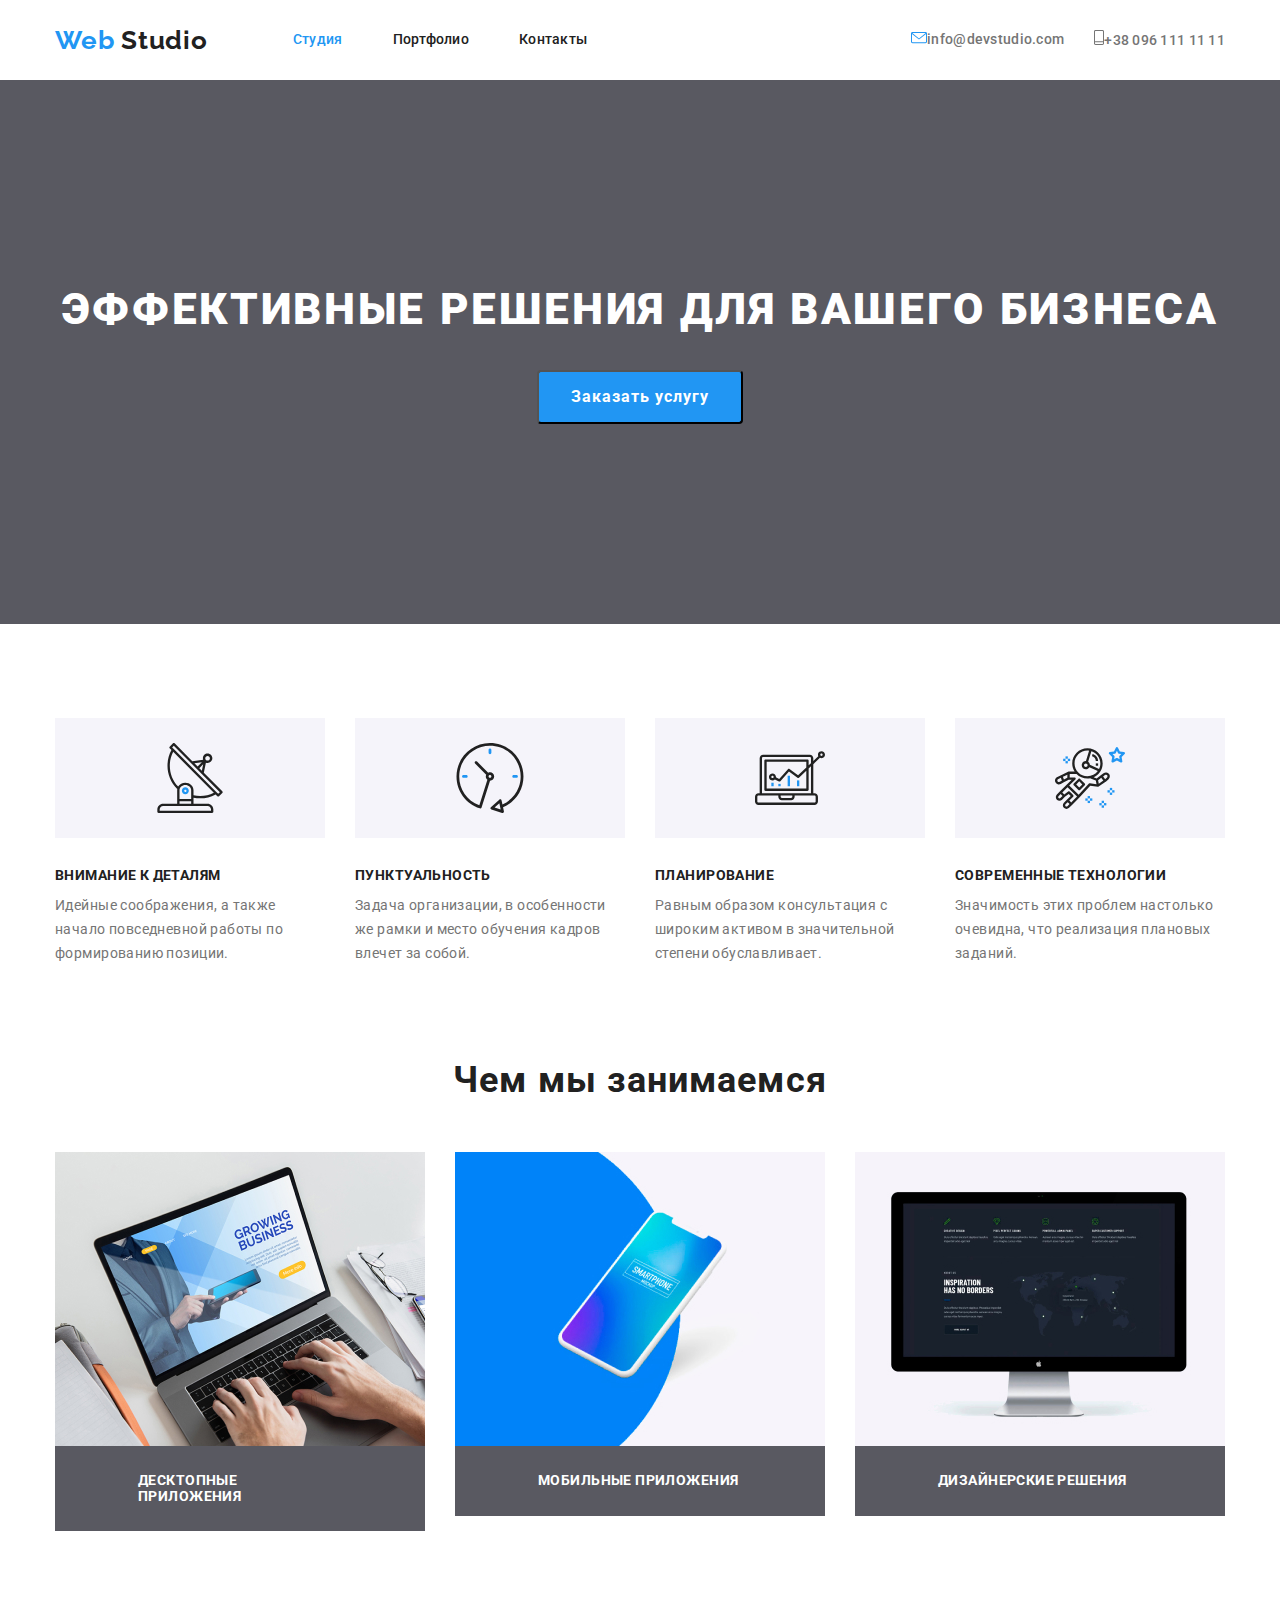
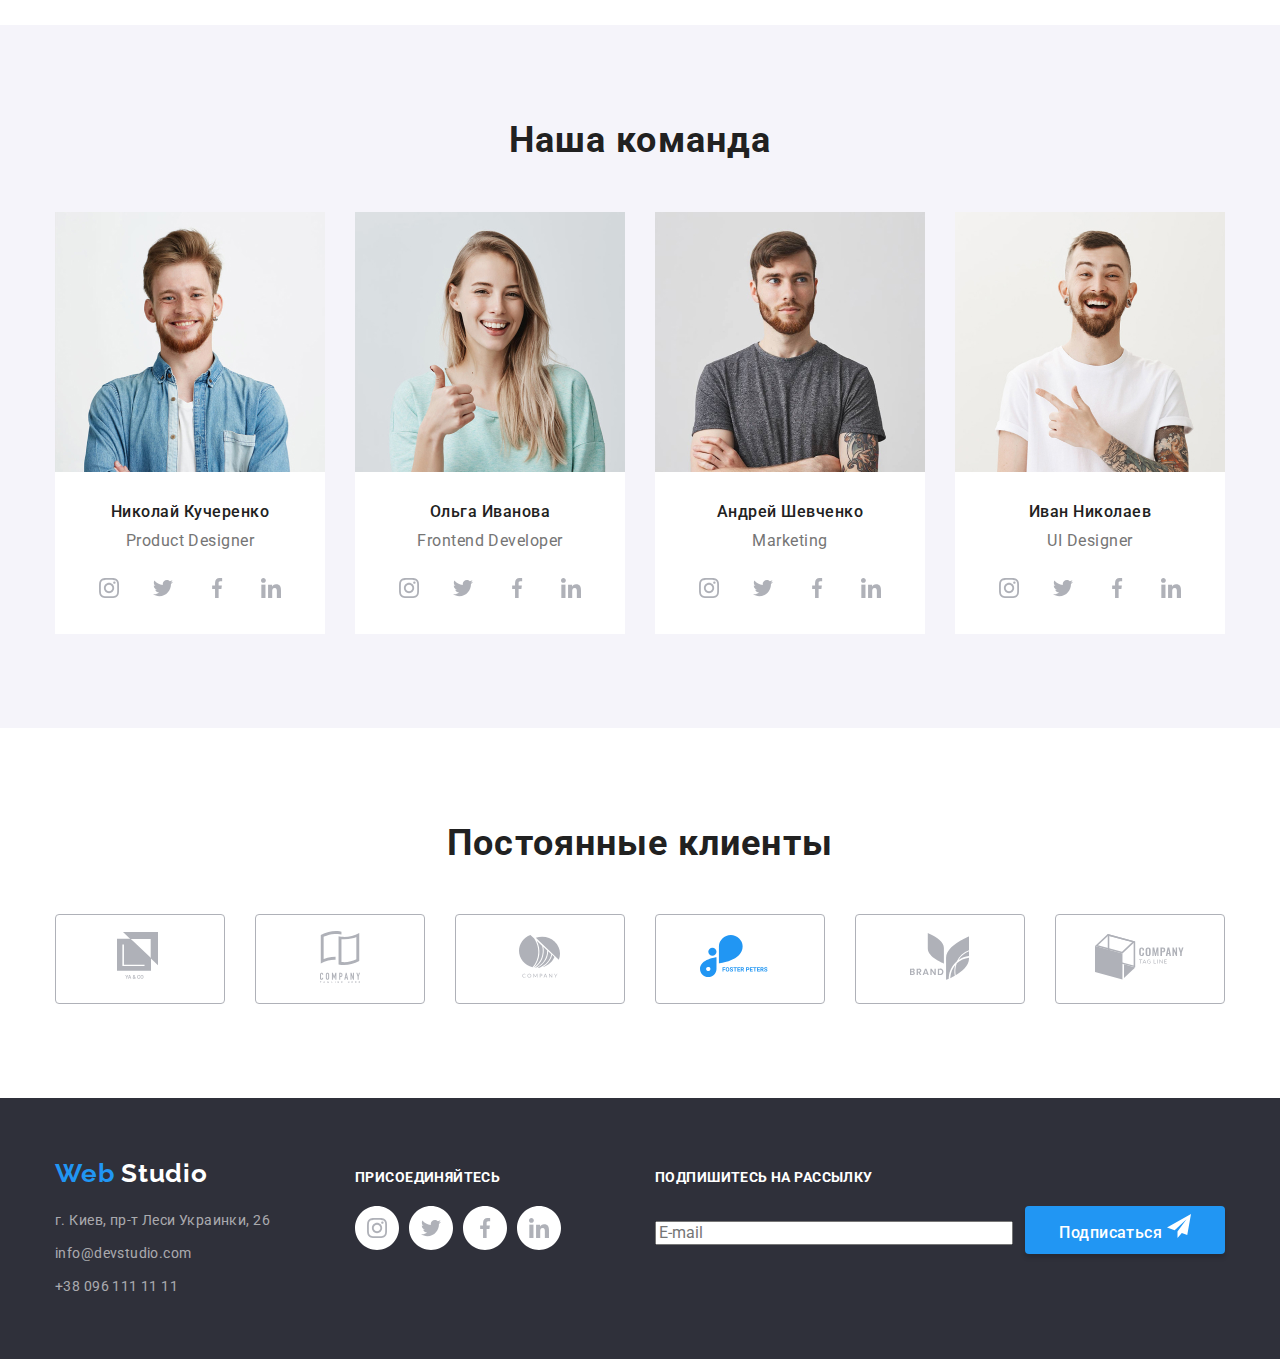
<file: index.html>
<!DOCTYPE html>
<html lang="ru">
  <head>
    <meta charset="UTF-8" />
    <meta name="viewport" content="width=device-width, initial-scale=1.0" />
    <title>Web-Studio</title>
    <link
      href="https://fonts.googleapis.com/css2?family=Raleway:wght@700&family=Roboto:wght@400;500;700;900&display=swap"
      rel="stylesheet"
    />
    <link rel="stylesheet" href="./css/styles.css" />
    <link rel="stylesheet" href="./css/normalize.css" />
  </head>

  <body>
    <header>
      <div class="container head-cont">
        <a class="logotype link" href="./index.html"
          >Web <span class="logo">Studio</span></a
        >
        <nav>
          <ul class="site-nav list">
            <li class="item">
              <a href="./index.html" class="link current">Студия</a>
            </li>
            <li class="item">
              <a href="./portfolio.html" class="link">Портфолио</a>
            </li>
            <li class="item"><a href="#" class="link">Контакты</a></li>
          </ul>
        </nav>
        <ul class="contact-h list">
          <li class="item">
            <a href="mailto:info@devstudio.com" class="link"
              ><img
                src="./images/mailpic.svg"
                alt="Лого конверта"
              />info@devstudio.com</a
            >
          </li>
          <li class="item">
            <a href="tel:+380961111111" class="link"
              ><img src="./images/phonepic.svg" alt="Лого телефона" />+38 096
              111 11 11</a
            >
          </li>
        </ul>
      </div>
    </header>

    <main>
      <section class="main-banner">
        <h1 class="hero-title">Эффективные решения для вашего бизнеса</h1>
        <button class="btn-main">Заказать услугу</button>
      </section>
      <section class="section features">
        <div class="container">
          <h2 class="sect-title" hidden>Особенности</h2>
          <ul class="list features-cont">
            <li class="item">
              <img
                src="./images/antenna.svg"
                class="img-feat"
                alt="Лого антенны"
              />
              <h3 class="sect-minititle">Внимание к деталям</h3>
              <p class="sect-par">
                Идейные соображения, а также начало повседневной работы по
                формированию позиции.
              </p>
            </li>
            <li class="item">
              <img src="./images/clock.svg" class="img-feat" alt="Лого часов" />
              <h3 class="sect-minititle">Пунктуальность</h3>
              <p class="sect-par">
                Задача организации, в особенности же рамки и место обучения
                кадров влечет за собой.
              </p>
            </li>
            <li class="item">
              <img
                src="./images/diagram.svg"
                class="img-feat"
                alt="Лого диакраммы на ноутбуке"
              />
              <h3 class="sect-minititle">Планирование</h3>
              <p class="sect-par">
                Равным образом консультация с широким активом в значительной
                степени обуславливает.
              </p>
            </li>
            <li class="item">
              <img
                src="./images/astronaut.svg"
                class="img-feat"
                alt="Лого астронавта"
              />
              <h3 class="sect-minititle">Современные технологии</h3>
              <p class="sect-par">
                Значимость этих проблем настолько очевидна, что реализация
                плановых заданий.
              </p>
            </li>
          </ul>
        </div>
      </section>
      <section class="section profile">
        <div class="container">
          <h2 class="sect-title">Чем мы занимаемся</h2>
          <ul class="list our-works">
            <li class="item">
              <img
                src="./images/desctopapp.jpg"
                alt="фото Десктопа"
                width="370"
              />
              <p class="title-par">Десктопные приложения</p>
            </li>
            <li class="item">
              <img
                src="./images/mobapp.jpg"
                alt="фото мобильного"
                width="370"
              />
              <p class="title-par">Мобильные приложения</p>
            </li>
            <li class="item">
              <img
                src="./images/dizdesicion.jpg"
                alt="фото монитора"
                width="370"
              />
              <p class="title-par">Дизайнерские решения</p>
            </li>
          </ul>
        </div>
      </section>
      <section class="section our-team">
        <div class="container team-container">
          <h2 class="sect-title">Наша команда</h2>
          <ul class="list team-list">
            <li class="item">
              <img
                src="./images/nickolaykucherenko.jpg"
                alt="фото Николая Кучеренко"
                width="270"
                height="260"
              />
              <div class="team-decription">
                <h3 class="team-name">Николай Кучеренко</h3>
                <p class="team-p">Product Designer</p>
                <ul class="list msngrs">
                  <li class="msn-pdng">
                    <a
                      href="https://www.instagram.com/"
                      target="_blank"
                      rel="noopener noreferrer"
                      aria-label="ссылка Инстаграм"
                      ><img
                        src="./images/instagramlogo.svg"
                        alt="Логотип Инстаграма"
                        width="44"
                        height="44"
                    /></a>
                  </li>
                  <li class="msn-pdng">
                    <a
                      href="https://twitter.com/"
                      target="_blank"
                      rel="noopener noreferrer"
                      aria-label="ссылка Твиттер"
                      ><img
                        src="./images/twitterlogo.svg"
                        alt="Логотип Твитера"
                        width="44"
                        height="44"
                    /></a>
                  </li>
                  <li class="msn-pdng">
                    <a
                      href="https://facebook.com/"
                      target="_blank"
                      rel="noopener noreferrer"
                      aria-label="ссылка Фейсбук"
                      ><img
                        src="./images/fblogo.svg"
                        alt="Логотип Фейсбук"
                        width="44"
                        height="44"
                    /></a>
                  </li>
                  <li class="msn-pdng">
                    <a
                      href="https://www.linkedin.com/"
                      target="_blank"
                      rel="noopener noreferrer"
                      aria-label="ссылка Линкедин"
                      ><img
                        src="./images/lninlogo.svg"
                        alt="Логотип ЛинкдИн"
                        width="44"
                        height="44"
                    /></a>
                  </li>
                </ul>
              </div>
            </li>
            <li class="item">
              <img
                src="./images/olgaivanova.jpg"
                alt="фото Ольги Ивановой"
                width="270"
                height="260"
              />
              <div class="team-decription">
                <h3 class="team-name">Ольга Иванова</h3>
                <p class="team-p">Frontend Developer</p>
                <ul class="list msngrs">
                  <li class="msn-pdng">
                    <a
                      href="https://www.instagram.com/"
                      target="_blank"
                      rel="noopener noreferrer"
                      aria-label="ссылка Инстаграм"
                      ><img
                        src="./images/instagramlogo.svg"
                        alt="Логотип Инстаграма"
                        width="44"
                        height="44"
                    /></a>
                  </li>
                  <li class="msn-pdng">
                    <a
                      href="https://twitter.com/"
                      target="_blank"
                      rel="noopener noreferrer"
                      aria-label="ссылка Твиттер"
                      ><img
                        src="./images/twitterlogo.svg"
                        alt="Логотип Твитера"
                        width="44"
                        height="44"
                    /></a>
                  </li>
                  <li class="msn-pdng">
                    <a
                      href="https://facebook.com/"
                      target="_blank"
                      rel="noopener noreferrer"
                      aria-label="ссылка Фейсбук"
                      ><img
                        src="./images/fblogo.svg"
                        alt="Логотип Фейсбук"
                        width="44"
                        height="44"
                    /></a>
                  </li>
                  <li class="msn-pdng">
                    <a
                      href="https://www.linkedin.com/"
                      target="_blank"
                      rel="noopener noreferrer"
                      aria-label="ссылка Линкедин"
                      ><img
                        src="./images/lninlogo.svg"
                        alt="Логотип ЛинкдИн"
                        width="44"
                        height="44"
                    /></a>
                  </li>
                </ul>
              </div>
            </li>
            <li class="item">
              <img
                src="./images/andreyshevchenko.jpg"
                alt="фото Андрея Шевченко"
                width="270"
                height="260"
              />
              <div class="team-decription">
                <h3 class="team-name">Андрей Шевченко</h3>
                <p class="team-p">Marketing</p>
                <ul class="list msngrs">
                  <li class="msn-pdng">
                    <a
                      href="https://www.instagram.com/"
                      target="_blank"
                      rel="noopener noreferrer"
                      aria-label="ссылка Инстаграм"
                      ><img
                        src="./images/instagramlogo.svg"
                        alt="Логотип Инстаграма"
                        width="44"
                        height="44"
                    /></a>
                  </li>
                  <li class="msn-pdng">
                    <a
                      href="https://twitter.com/"
                      target="_blank"
                      rel="noopener noreferrer"
                      aria-label="ссылка Твиттер"
                      ><img
                        src="./images/twitterlogo.svg"
                        alt="Логотип Твитера"
                        width="44"
                        height="44"
                    /></a>
                  </li>
                  <li class="msn-pdng">
                    <a
                      href="https://facebook.com/"
                      target="_blank"
                      rel="noopener noreferrer"
                      aria-label="ссылка Фейсбук"
                      ><img
                        src="./images/fblogo.svg"
                        alt="Логотип Фейсбук"
                        width="44"
                        height="44"
                    /></a>
                  </li>
                  <li class="msn-pdng">
                    <a
                      href="https://www.linkedin.com/"
                      target="_blank"
                      rel="noopener noreferrer"
                      aria-label="ссылка Линкедин"
                      ><img
                        src="./images/lninlogo.svg"
                        alt="Логотип ЛинкдИн"
                        width="44"
                        height="44"
                    /></a>
                  </li>
                </ul>
              </div>
            </li>
            <li class="item">
              <img
                src="./images/ivannikolayev.jpg"
                alt="фото Ивана Николаева"
                width="270"
                height="260"
              />
              <div class="team-decription">
                <h3 class="team-name">Иван Николаев</h3>
                <p class="team-p">UI Designer</p>
                <ul class="list msngrs">
                  <li class="msn-pdng">
                    <a
                      href="https://www.instagram.com/"
                      target="_blank"
                      rel="noopener noreferrer"
                      aria-label="ссылка Инстаграм"
                      ><img
                        src="./images/instagramlogo.svg"
                        alt="Логотип Инстаграма"
                        width="44"
                        height="44"
                    /></a>
                  </li>
                  <li class="msn-pdng">
                    <a
                      href="https://twitter.com/"
                      target="_blank"
                      rel="noopener noreferrer"
                      aria-label="ссылка Твиттер"
                      ><img
                        src="./images/twitterlogo.svg"
                        alt="Логотип Твитера"
                        width="44"
                        height="44"
                    /></a>
                  </li>
                  <li class="msn-pdng">
                    <a
                      href="https://facebook.com/"
                      target="_blank"
                      rel="noopener noreferrer"
                      aria-label="ссылка Фейсбук"
                      ><img
                        src="./images/fblogo.svg"
                        alt="Логотип Фейсбук"
                        width="44"
                        height="44"
                    /></a>
                  </li>
                  <li class="msn-pdng">
                    <a
                      href="https://www.linkedin.com/"
                      target="_blank"
                      rel="noopener noreferrer"
                      aria-label="ссылка Линкедин"
                      ><img
                        src="./images/lninlogo.svg"
                        alt="Логотип ЛинкдИн"
                        width="44"
                        height="44"
                    /></a>
                  </li>
                </ul>
              </div>
            </li>
          </ul>
        </div>
      </section>
      <section class="section castomers">
        <div class="container clients">
          <h2 class="sect-title">Постоянные клиенты</h2>
          <ul class="list clients-list">
            <li class="items">
              <a href=""
                ><img src="./images/client1.svg" alt="Лого клиента 1"
              /></a>
            </li>
            <li class="items">
              <a href=""
                ><img src="./images/client2.svg" alt="Лого клиента 2"
              /></a>
            </li>
            <li class="items">
              <a href=""
                ><img src="./images/client3.svg" alt="Лого клиента 3"
              /></a>
            </li>
            <li class="items">
              <a href=""
                ><img src="./images/client4.svg" alt="Лого клиента 4"
              /></a>
            </li>
            <li class="items">
              <a href=""
                ><img src="./images/client5.svg" alt="Лого клиента 5"
              /></a>
            </li>
            <li class="items">
              <a href=""
                ><img src="./images/client6.svg" alt="Лого клиента 6"
              /></a>
            </li>
          </ul>
        </div>
      </section>
    </main>

    <footer>
      <div class="container foot-cont">
        <div class="logo-contacts">
          <a class="logotype link" href="./index.html"
            >Web <span class="logo-f">Studio</span></a
          >
          <p hidden>Контакты</p>
          <address class="p-footer">
            <ul class="list">
              <li class="adress">
                <p class="contact-f">г. Киев, пр-т Леси Украинки, 26</p>
              </li>
              <li class="mail">
                <a class="contact-f" href="mailto:info@devstudio.com"
                  >info@devstudio.com</a
                >
              </li>
              <li>
                <a class="contact-f" href="tel:+380961111111"
                  >+38 096 111 11 11</a
                >
              </li>
            </ul>
          </address>
        </div>
        <div class="followus">
          <p class="foot-p">Присоединяйтесь</p>
          <ul class="list msngrs-f">
            <li class="msn-pdng">
              <a
                href="https://www.instagram.com/"
                target="_blank"
                rel="noopener noreferrer"
                aria-label="ссылка Инстаграм"
              >
                <img
                  src="./images/instagramlogo.svg"
                  alt="Логотип Инстаграма"
                />
              </a>
            </li>
            <li class="msn-pdng">
              <a
                href="https://twitter.com/"
                target="_blank"
                rel="noopener noreferrer"
                aria-label="ссылка Твиттер"
              >
                <img src="./images/twitterlogo.svg" alt="Логотип Твитера" />
              </a>
            </li>
            <li class="msn-pdng">
              <a
                href="https://facebook.com/"
                target="_blank"
                rel="noopener noreferrer"
                aria-label="ссылка Фейсбук"
              >
                <img src="./images/fblogo.svg" alt="Логотип Фейсбук"
              /></a>
            </li>
            <li class="msn-pdng">
              <a
                href="https://www.linkedin.com/"
                target="_blank"
                rel="noopener noreferrer"
                aria-label="ссылка Линкедин"
              >
                <img src="./images/lninlogo.svg" alt="Логотип ЛинкдИн"
              /></a>
            </li>
          </ul>
        </div>
        <div class="mailbtn">
          <p class="foot-p">Подпишитесь на рассылку</p>
          <input class="input-f" type="text" placeholder="E-mail" /><button
            type="button"
            class="btn-portf"
          >
            Подписаться
            <img src="./images/iconsend.svg" alt="значёк телеграма" />
          </button>
        </div>
      </div>
    </footer>
  </body>
</html>
</file>
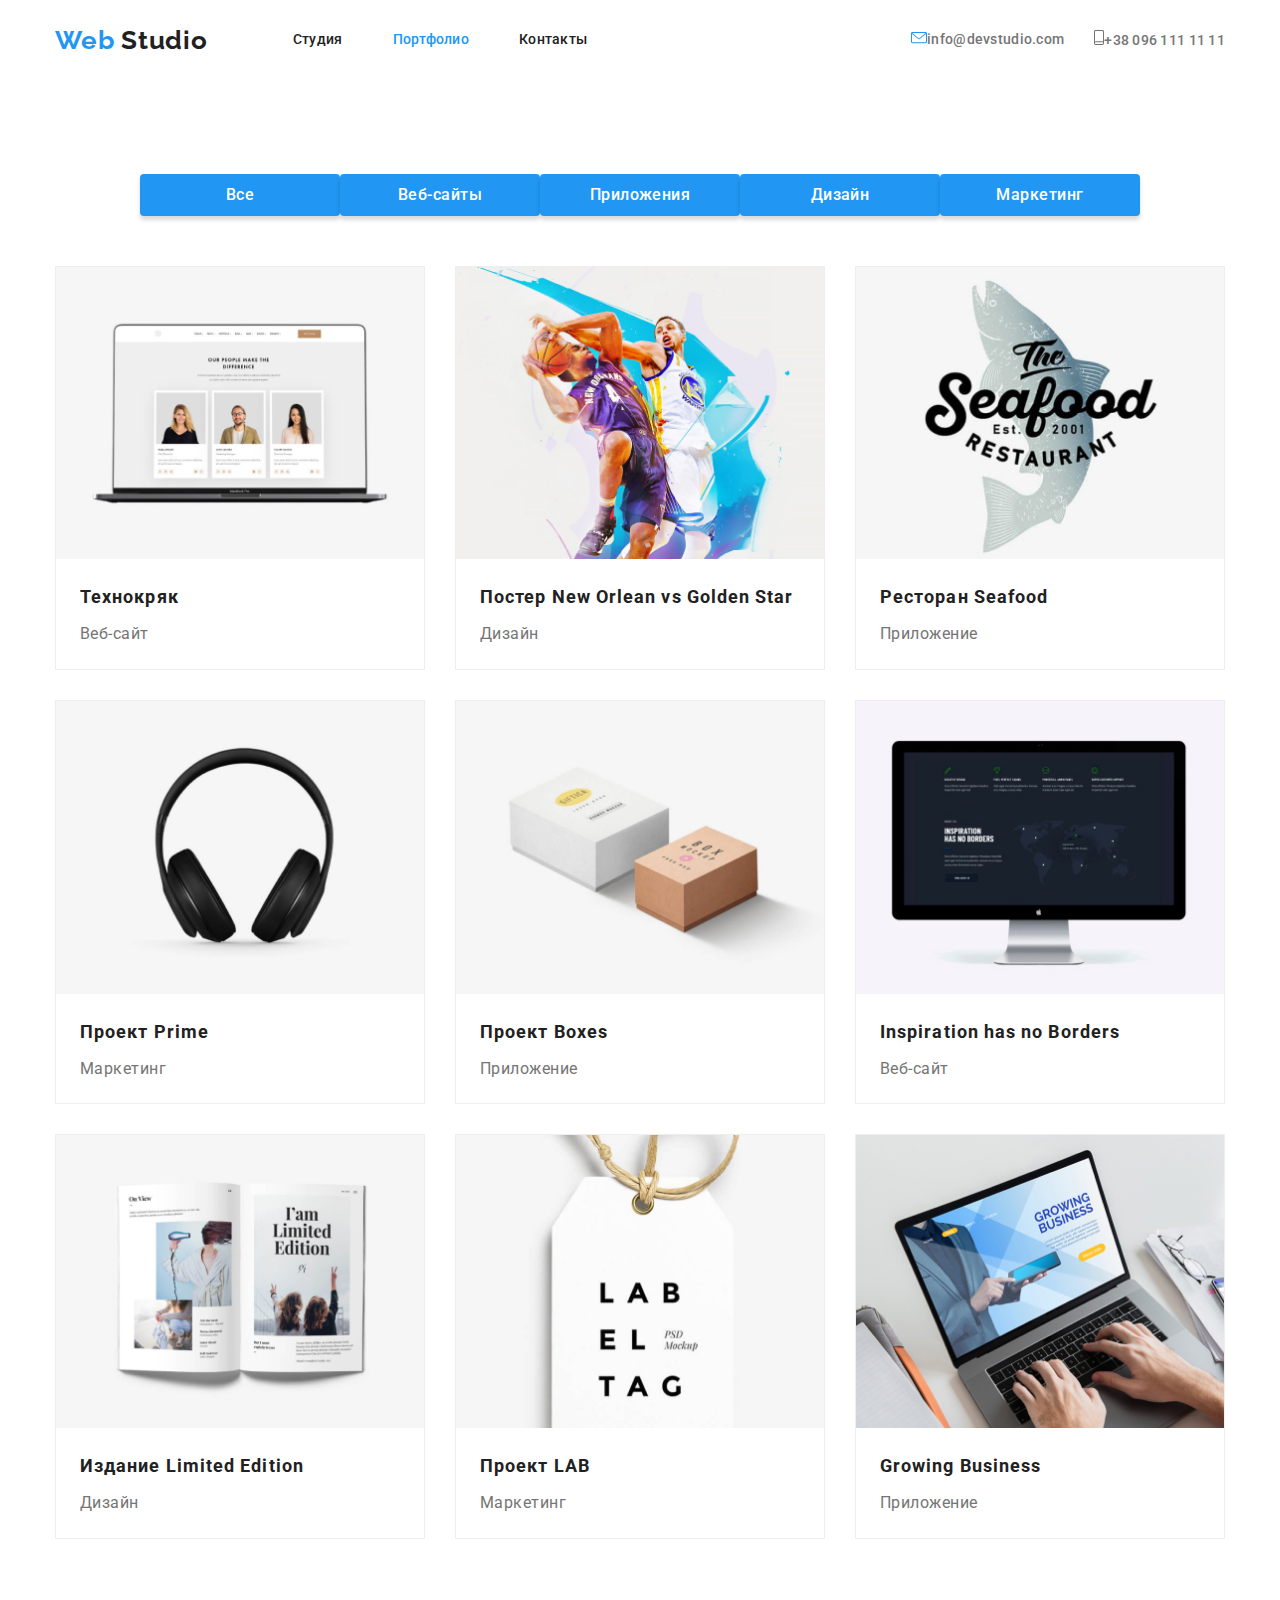
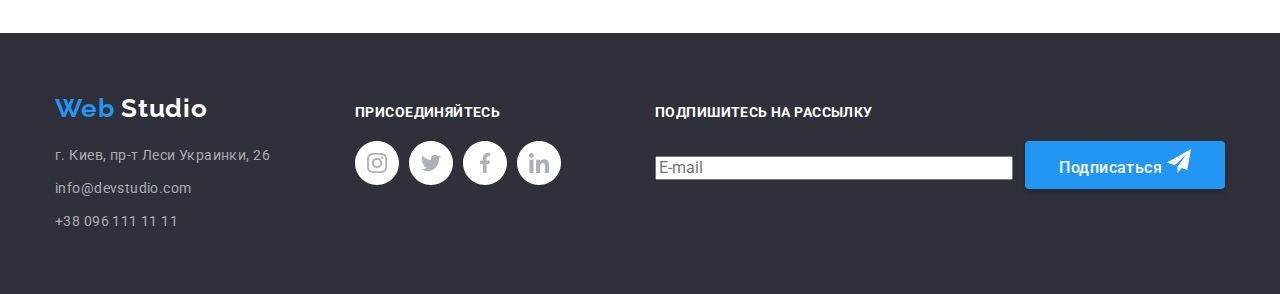
<file: portfolio.html>
<!DOCTYPE html>
<html lang="ru">
  <head>
    <meta charset="UTF-8" />
    <meta name="viewport" content="width=device-width, initial-scale=1.0" />
    <title>Портфолио</title>
    <link
      href="https://fonts.googleapis.com/css2?family=Raleway:wght@700&family=Roboto:wght@400;500;700;900&display=swap"
      rel="stylesheet"
    />
    <link rel="stylesheet" href="./css/styles.css" />
    <link rel="stylesheet" href="./css/normalize.css" />
  </head>

  <body>
    <header>
      <div class="container head-cont">
        <a class="logotype link" href="./index.html"
          >Web <span class="logo">Studio</span></a
        >
        <nav>
          <ul class="site-nav list">
            <li class="item">
              <a href="./index.html" class="link"> Студия</a>
            </li>
            <li class="item">
              <a href="./portfolio.html" class="link current">Портфолио</a>
            </li>
            <li class="item"><a href="" class="link">Контакты</a></li>
          </ul>
        </nav>
        <ul class="contact-h list">
          <li class="item">
            <a href="mailto:info@devstudio.com" class="link"
              ><img
                src="./images/mailpic.svg"
                alt="Лого конверта"
              />info@devstudio.com</a
            >
          </li>
          <li class="item">
            <a href="tel:+380961111111" class="link"
              ><img src="./images/phonepic.svg" alt="Лого телефона" />+38 096
              111 11 11</a
            >
          </li>
        </ul>
      </div>
    </header>

    <main>
      <section>
        <div class="container sect-portfolio">
          <h1 hidden>Наши работы</h1>
          <ul class="list filter-list">
            <li><button class="btn-portf">Все</button></li>
            <li><button class="btn-portf">Веб-сайты</button></li>
            <li><button class="btn-portf">Приложения</button></li>
            <li><button class="btn-portf">Дизайн</button></li>
            <li><button class="btn-portf">Маркетинг</button></li>
          </ul>
          <ul class="list portfolio-list">
            <li class="item">
              <a href="" class="link">
                <img src="./images/tekhnokryak.jpg" alt="фото ноутбука" />
                <div class="pic-description">
                  <h2 class="title-portf">Технокряк</h2>
                  <p class="portf-p">Веб-сайт</p>
                  <p class="hover-p" hidden>
                    Технокряк это современная площадка распространения
                    коронавируса. Компании используют эту платформу для
                    цифрового шпионажа и атак на защищённые сервера конкурентов.
                  </p>
                </div>
              </a>
            </li>
            <li class="item">
              <a href="" class="link">
                <img src="./images/posterstar.jpg" alt="баскетбольный постер" />
                <div class="pic-description">
                  <h2 class="title-portf">Постер New Orlean vs Golden Star</h2>
                  <p class="portf-p">Дизайн</p>
                  <p class="hover-p" hidden>
                    Технокряк это современная площадка распространения
                    коронавируса. Компании используют эту платформу для
                    цифрового шпионажа и атак на защищённые сервера конкурентов.
                  </p>
                </div>
              </a>
            </li>
            <li class="item">
              <a href="" class="link">
                <img
                  src="./images/restrantseafood.jpg"
                  alt="лого ресторана Seafood"
                />
                <div class="pic-description">
                  <h2 class="title-portf">Ресторан Seafood</h2>
                  <p class="portf-p">Приложение</p>
                  <p class="hover-p" hidden>
                    Технокряк это современная площадка распространения
                    коронавируса. Компании используют эту платформу для
                    цифрового шпионажа и атак на защищённые сервера конкурентов.
                  </p>
                </div>
              </a>
            </li>
            <li class="item">
              <a href="" class="link">
                <img src="./images/projectprime.jpg" alt="фото наушников" />
                <div class="pic-description">
                  <h2 class="title-portf">Проект Prime</h2>
                  <p class="portf-p">Маркетинг</p>
                  <p class="hover-p" hidden>
                    Технокряк это современная площадка распространения
                    коронавируса. Компании используют эту платформу для
                    цифрового шпионажа и атак на защищённые сервера конкурентов.
                  </p>
                </div>
              </a>
            </li>
            <li class="item">
              <a href="" class="link">
                <img src="./images/projectboxes.jpg" alt="фото коробок" />
                <div class="pic-description">
                  <h2 class="title-portf">Проект Boxes</h2>
                  <p class="portf-p">Приложение</p>
                  <p class="hover-p" hidden>
                    Технокряк это современная площадка распространения
                    коронавируса. Компании используют эту платформу для
                    цифрового шпионажа и атак на защищённые сервера конкурентов.
                  </p>
                </div>
              </a>
            </li>
            <li class="item">
              <a href="" class="link">
                <img
                  src="./images/inspirationhasno.jpg"
                  alt="карта мира на мониторе"
                />
                <div class="pic-description">
                  <h2 class="title-portf">Inspiration has no Borders</h2>
                  <p class="portf-p">Веб-сайт</p>
                  <p class="hover-p" hidden>
                    Технокряк это современная площадка распространения
                    коронавируса. Компании используют эту платформу для
                    цифрового шпионажа и атак на защищённые сервера конкурентов.
                  </p>
                </div>
              </a>
            </li>
            <li class="item">
              <a href="" class="link">
                <img src="./images/izdanielimiteded.jpg" alt="фото журнала" />
                <div class="pic-description">
                  <h2 class="title-portf">Издание Limited Edition</h2>
                  <p class="portf-p">Дизайн</p>
                  <p class="hover-p" hidden>
                    Технокряк это современная площадка распространения
                    коронавируса. Компании используют эту платформу для
                    цифрового шпионажа и атак на защищённые сервера конкурентов.
                  </p>
                </div>
              </a>
            </li>
            <li class="item">
              <a href="" class="link">
                <img src="./images/projectlab.jpg" alt="фото бирки" />
                <div class="pic-description">
                  <h2 class="title-portf">Проект LAB</h2>
                  <p class="portf-p">Маркетинг</p>
                  <p class="hover-p" hidden>
                    Технокряк это современная площадка распространения
                    коронавируса. Компании используют эту платформу для
                    цифрового шпионажа и атак на защищённые сервера конкурентов.
                  </p>
                </div>
              </a>
            </li>
            <li class="item">
              <a href="" class="link">
                <img src="./images/growingbusiness.jpg" alt="фото ноутбука" />
                <div class="pic-description">
                  <h2 class="title-portf">Growing Business</h2>
                  <p class="portf-p">Приложение</p>
                  <p class="hover-p" hidden>
                    Технокряк это современная площадка распространения
                    коронавируса. Компании используют эту платформу для
                    цифрового шпионажа и атак на защищённые сервера конкурентов.
                  </p>
                </div>
              </a>
            </li>
          </ul>
        </div>
      </section>
    </main>

    <footer>
      <div class="container foot-cont">
        <div class="logo-contacts">
          <a class="logotype link" href="./index.html"
            >Web <span class="logo-f">Studio</span></a
          >
          <p hidden>Контакты</p>
          <address class="p-footer">
            <ul class="list">
              <li class="adress">
                <p class="contact-f">г. Киев, пр-т Леси Украинки, 26</p>
              </li>
              <li class="mail">
                <a class="contact-f" href="mailto:info@devstudio.com"
                  >info@devstudio.com</a
                >
              </li>
              <li>
                <a class="contact-f" href="tel:+380961111111"
                  >+38 096 111 11 11</a
                >
              </li>
            </ul>
          </address>
        </div>
        <div class="followus">
          <p class="foot-p">Присоединяйтесь</p>
          <ul class="list msngrs-f">
            <li class="msn-pdng">
              <a
                href="https://www.instagram.com/"
                target="_blank"
                rel="noopener noreferrer"
                aria-label="ссылка Инстаграм"
              >
                <img
                  src="./images/instagramlogo.svg"
                  alt="Логотип Инстаграма"
                />
              </a>
            </li>
            <li class="msn-pdng">
              <a
                href="https://twitter.com/"
                target="_blank"
                rel="noopener noreferrer"
                aria-label="ссылка Твиттер"
              >
                <img src="./images/twitterlogo.svg" alt="Логотип Твитера" />
              </a>
            </li>
            <li class="msn-pdng">
              <a
                href="https://facebook.com/"
                target="_blank"
                rel="noopener noreferrer"
                aria-label="ссылка Фейсбук"
              >
                <img src="./images/fblogo.svg" alt="Логотип Фейсбук"
              /></a>
            </li>
            <li class="msn-pdng">
              <a
                href="https://www.linkedin.com/"
                target="_blank"
                rel="noopener noreferrer"
                aria-label="ссылка Линкедин"
              >
                <img src="./images/lninlogo.svg" alt="Логотип ЛинкдИн"
              /></a>
            </li>
          </ul>
        </div>
        <div class="mailbtn">
          <p class="foot-p">Подпишитесь на рассылку</p>
          <input class="input-f" type="text" placeholder="E-mail" /><button
            type="button"
            class="btn-portf"
          >
            Подписаться
            <img src="./images/iconsend.svg" alt="значёк телеграма" />
          </button>
        </div>
      </div>
    </footer>
  </body>
</html>
</file>
<file: css/styles.css>
html {
  box-sizing: border-box;
}

*,
*::before,
*::after {
  box-sizing: inherit;
}

:root {
  --primary-text-color: #212121;
  --secondary-text-color: #757575;
  --white-color: #ffffff;
  --accent-color: #2196f3;
}
body {
  font-family: "Roboto", sans-serif;
  background-color: var(--white-color);
  color: var(--primary-text-color);
}

button {
  display: inline-block;
  font-family: inherit;
  border-radius: 4px;
  padding: 10px 29px;
  min-width: 200px;
  text-align: center;
}
.btn-main {
  padding: 10px 32px;
  font-weight: 700;
  font-size: 16px;
  line-height: 1.87;
  letter-spacing: 0.06em;
  color: var(--white-color);
  background-color: var(--accent-color);
}

.btn-portf {
  padding: 6px 22px;
  font-weight: 500;
  font-size: 16px;
  line-height: 1.62;
  text-align: center;
  letter-spacing: 0.03em;
  color: var(--white-color);
  background-color: var(--accent-color);
  border-radius: 4px;
  border-color: transparent;
  width: 200px;
  box-shadow: 0px 4px 4px rgba(0, 0, 0, 0.15);
}

.btn-portf:hover,
.btn-portf:focus {
  color: var(--white-color);
  background-color: var(--accent-color);
}
.container {
  margin-left: auto;
  margin-right: auto;
  width: 1200px;
  padding-left: 15px;
  padding-right: 15px;
}
.list {
  list-style: none;
  padding: 0;
  margin: 0;
}
.head-cont {
  display: flex;
  align-items: center;
}
.link {
  text-decoration: none;
}

.logotype {
  font-family: "Raleway", sans-serif;
  font-weight: 700;
  font-size: 26px;
  line-height: 1.19;
  letter-spacing: 0.03em;
  color: var(--accent-color);
  margin-right: 85px;
}
.logo {
  color: var(--primary-text-color);
}
.logo-f {
  color: var(--white-color);
}
.main-banner {
  padding: 200px 0;
  background: rgba(47, 48, 58, 0.8);
  text-align: center;
}

.hero-title {
  margin: 0 0 30px;
  font-weight: 900;
  font-size: 44px;
  line-height: 1.36;
  letter-spacing: 0.06em;
  text-transform: uppercase;
  color: var(--white-color);
}
.features {
  padding: 94px 0;
}
.features-cont,
.our-works,
.site-nav,
.team-list {
  display: flex;
}

.features-cont .item:not(:last-child) {
  margin-right: 30px;
}
.img-feat {
  display: block;
  padding: 25px 100px;
  background-color: #f5f4fa;
  margin-bottom: 30px;
}
/*
padding: 25px 100px;
  background-color: #f5f4fa;
*/

.profile {
  padding-bottom: 94px;
}

.profile img {
  display: block;
}

.our-works .item:not(:last-child) {
  margin-right: 30px;
}

.filter-list {
  display: flex;
  margin-bottom: 50px;
  justify-content: center;
}

.site-nav .item:not(:last-child) {
  margin-right: 50px;
}

.site-nav .link {
  display: block;
  font-weight: 500;
  font-size: 14px;
  line-height: 1.14;
  letter-spacing: 0.02em;
  color: var(--primary-text-color);
  text-decoration: none;
  padding: 32px 0;
}
.site-nav .link:hover,
.site-nav .link:focus {
  color: var(--primary-text-color);
}

.site-nav .link.current {
  color: var(--accent-color);
}
.contact-h {
  display: flex;
  margin-left: auto;
}

.contact-h .item + .item {
  margin-left: 30px;
}

.contact-h .link {
  font-weight: 500;
  font-size: 14px;
  line-height: 1.14;
  letter-spacing: 0.02em;
  color: var(--secondary-text-color);
  text-decoration: none;
}

.contact-h .link:hover,
.contact-h .link:focus {
  color: var(--accent-color);
}
.our-team {
  background-color: #f5f4fa;
  padding: 94px 0;
}

.sect-title {
  margin: 0;
  padding: 0;
  margin-bottom: 50px;
  font-weight: 700;
  font-size: 36px;
  line-height: 1.17;
  text-align: center;
  letter-spacing: 0.03em;
}
.sect-minititle {
  font-weight: 700;
  font-size: 14px;
  line-height: 1.14;
  letter-spacing: 0.03em;
  text-transform: uppercase;
  margin: 0 0 10px;
}
.team-decription {
  text-align: center;
  background-color: var(--white-color);
  padding-top: 30px;
  padding-bottom: 24px;
}
.our-team img {
  display: block;
}
.team-name {
  margin: 0 0 10px;
  font-weight: 500;
  font-size: 16px;
  line-height: 1.19;
  letter-spacing: 0.03em;
}
.sect-par {
  font-size: 14px;
  line-height: 1.71;
  letter-spacing: 0.03em;
  color: var(--secondary-text-color);
  padding: 0;
  margin: 0;
}
.team-p {
  font-size: 16px;
  line-height: 1.19;
  letter-spacing: 0.03em;
  color: var(--secondary-text-color);
  margin: 0 0 16px;
}

.team-list .item:not(:last-child) {
  margin-right: 30px;
}

.team-list .item {
  width: calc((100% - 90px) / 4);
  background-color: var(--white-color);
}

.msngrs {
  display: flex;
  justify-content: center;
}

.msngrs .msn-pdng:not(:last-child) {
  margin-right: 10px;
}

.castomers {
  padding: 94px 0;
}

.clients-list {
  display: flex;
  flex-wrap: wrap;
  justify-content: space-between;
}
.clients-list .items {
  display: flex;
  width: calc((100% - 150px) / 6);
  height: 90px;
  border: 1px solid #afb1b8;
  border-radius: 4px;
  align-items: center;
  justify-content: center;
}

.clients-list .items:not(:last-child) {
  margin-right: 30px;
}

.title-portf {
  font-weight: 700;
  font-size: 18px;
  line-height: 2;
  letter-spacing: 0.06em;
  color: var(--primary-text-color);
}

.sect-portfolio {
  padding-top: 94px;
  padding-bottom: 94px;
}

.portfolio-list {
  display: flex;
  flex-wrap: wrap;
}

.portfolio-list .item {
  width: calc((100% - 60px) / 3);
  border: 1px solid rgb(238, 238, 238);
}
.portfolio-list img {
  width: 100%;
}
.portfolio-list .item:not(:nth-child(3n)) {
  margin-right: 30px;
}

.portfolio-list .item:not(:nth-last-child(-n + 3)) {
  margin-bottom: 30px;
}

.portfolio-list img {
  display: block;
}

.hover-p {
  background: rgba(33, 150, 243, 0.9);
  font-size: 18px;
  line-height: 1.56;
  letter-spacing: 0.03em;
  color: var(--white-color);
}
.title-par {
  background: rgba(47, 48, 58, 0.8);
  font-weight: 700;
  font-size: 14px;
  line-height: 1.14;
  letter-spacing: 0.03em;
  text-transform: uppercase;
  color: var(--white-color);
  padding: 27px 82px 27px 83px;
  margin-top: 0;
  margin-bottom: 0;
}

.title-portf {
  margin: 0 0 4px;
}

.pic-description {
  padding: 20px 24px;
}

footer {
  background: #2f303a;
  color: var(--white-color);
}

.foot-cont {
  display: flex;
  align-items: baseline;
  padding-top: 60px;
  padding-bottom: 60px;
}

.portf-p {
  font-size: 16px;
  line-height: 1.87;
  letter-spacing: 0.03em;
  color: var(--secondary-text-color);
  margin: 0;
}
.p-footer {
  font-style: normal;
  font-size: 14px;
  line-height: 1.71;
  letter-spacing: 0.03em;
}
.contact-f {
  text-decoration: none;
  color: rgba(255, 255, 255, 0.6);
  margin: 0;
}
.list .mail {
  margin-bottom: 9px;
}
.list .adress {
  margin-top: 20px;
  margin-bottom: 9px;
}
.logo-contacts {
  width: 270px;
  margin-right: 30px;
}
.followus {
  width: 270px;
  margin-right: 15px;
}
.mailbtn {
  width: 570px;
  margin-left: 15px;
}
.msngrs-f {
  display: flex;
}
.input-f {
  width: 358px;
  margin-right: 12px;
}
.foot-p {
  text-transform: uppercase;
  margin-top: 0;
  margin-bottom: 20px;
  font-weight: bold;
  font-size: 14px;
  line-height: 1.14;
  letter-spacing: 0.03em;
}

.msngrs-f .msn-pdng:not(:last-child) {
  padding-right: 10px;
}
</file>
